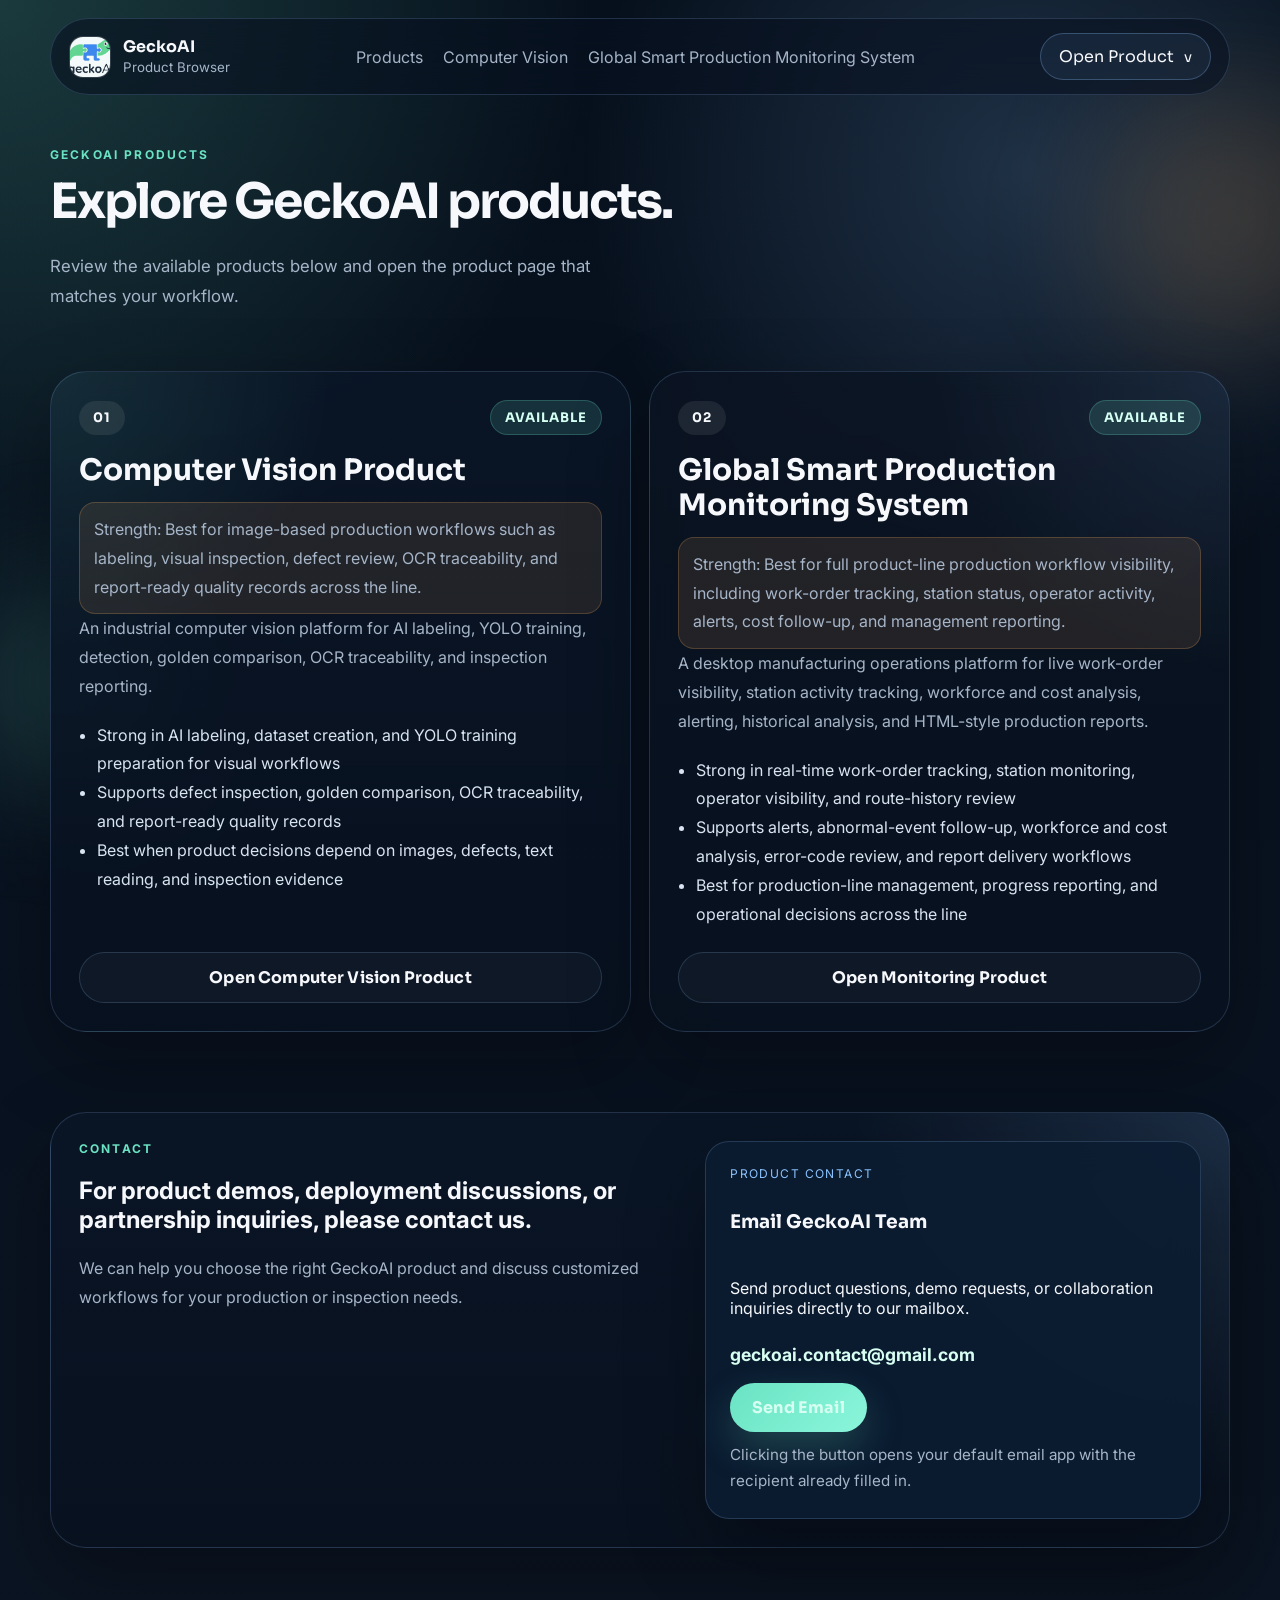
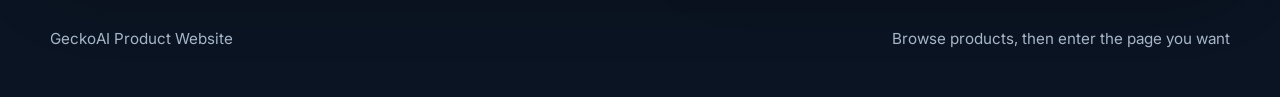
<file: index.html>
<!doctype html>
<html lang="en">
<head>
  <meta charset="utf-8" />
  <meta name="viewport" content="width=device-width, initial-scale=1" />
  <title>GeckoAI | Product Browser</title>
  <meta
    name="description"
    content="Browse GeckoAI products and choose the product page you want to explore."
  />
  <link rel="preconnect" href="https://fonts.googleapis.com" />
  <link rel="preconnect" href="https://fonts.gstatic.com" crossorigin />
  <link
    href="https://fonts.googleapis.com/css2?family=Inter:wght@400;500;700;800&family=Sora:wght@400;600;700;800&display=swap"
    rel="stylesheet"
  />
  <link rel="stylesheet" href="styles.css" />
</head>
<body>
  <div class="site-shell">
    <header class="topbar">
      <a class="brand" href="index.html">
        <span class="brand-mark">
          <img src="assets/app-logo.png" alt="GeckoAI app logo" />
        </span>
        <span class="brand-text">
          <strong>GeckoAI</strong>
          <small>Product Browser</small>
        </span>
      </a>
      <nav class="nav">
        <a href="index.html">Products</a>
        <a href="computer-vision.html">Computer Vision</a>
        <a href="smart-production-monitoring.html">Global Smart Production Monitoring System</a>
      </nav>
      <div class="nav-dropdown" data-product-dropdown>
        <button class="nav-cta nav-dropdown-toggle" type="button" aria-expanded="false" data-product-dropdown-toggle>
          Open Product
        </button>
        <div class="nav-dropdown-menu" data-product-dropdown-menu>
          <a href="computer-vision.html">Open Computer Vision Product</a>
          <a href="smart-production-monitoring.html">Open Global Smart Production Monitoring System</a>
        </div>
      </div>
    </header>

    <main>
      <section class="hero reveal hero-browser" id="hero">
        <div class="hero-copy">
          <p class="eyebrow"><span class="nowrap">GeckoAI</span> Products</p>
          <h1 class="hero-title-browser">Explore <span class="nowrap">GeckoAI</span> products.</h1>
          <p class="hero-lead">
            Review the available products below and open the product page that matches your workflow.
          </p>
        </div>
      </section>

      <section class="section reveal" id="products">
        <div class="product-grid">
          <a class="product-card product-card-live product-card-link" href="computer-vision.html">
            <div class="product-card-head">
              <span class="product-number">01</span>
              <span class="product-status">Available</span>
            </div>
            <h3>Computer Vision Product</h3>
            <p class="product-strength">
              Strength: Best for image-based production workflows such as labeling, visual inspection,
              defect review, OCR traceability, and report-ready quality records across the line.
            </p>
            <p>
              An industrial computer vision platform for AI labeling, YOLO training, detection, golden
              comparison, OCR traceability, and inspection reporting.
            </p>
            <ul>
              <li>Strong in AI labeling, dataset creation, and YOLO training preparation for visual workflows</li>
              <li>Supports defect inspection, golden comparison, OCR traceability, and report-ready quality records</li>
              <li>Best when product decisions depend on images, defects, text reading, and inspection evidence</li>
            </ul>
            <div class="product-actions">
              <span class="button button-secondary product-select-button">Open Computer Vision Product</span>
            </div>
          </a>

          <a class="product-card product-card-upcoming product-card-link" href="smart-production-monitoring.html">
            <div class="product-card-head">
              <span class="product-number">02</span>
              <span class="product-status">Available</span>
            </div>
            <h3>Global Smart Production Monitoring System</h3>
            <p class="product-strength">
              Strength: Best for full product-line production workflow visibility, including work-order
              tracking, station status, operator activity, alerts, cost follow-up, and management reporting.
            </p>
            <p>
              A desktop manufacturing operations platform for live work-order visibility, station
              activity tracking, workforce and cost analysis, alerting, historical analysis, and HTML-style production reports.
            </p>
            <ul>
              <li>Strong in real-time work-order tracking, station monitoring, operator visibility, and route-history review</li>
              <li>Supports alerts, abnormal-event follow-up, workforce and cost analysis, error-code review, and report delivery workflows</li>
              <li>Best for production-line management, progress reporting, and operational decisions across the line</li>
            </ul>
            <div class="product-actions">
              <span class="button button-secondary product-select-button">Open Monitoring Product</span>
            </div>
          </a>
        </div>
      </section>

      <section class="section contact reveal" id="contact">
        <div class="contact-panel">
          <div>
            <p class="eyebrow">Contact</p>
            <h2>For product demos, deployment discussions, or partnership inquiries, please contact us.</h2>
            <p class="contact-note">
              We can help you choose the right GeckoAI product and discuss customized workflows for your production or inspection needs.
            </p>
          </div>
          <div class="contact-card">
            <span class="contact-label">Product Contact</span>
            <h3>Email GeckoAI Team</h3>
            <p>Send product questions, demo requests, or collaboration inquiries directly to our mailbox.</p>
            <a class="contact-email" href="mailto:geckoai.contact@gmail.com?subject=GeckoAI%20Product%20Inquiry">
              geckoai.contact@gmail.com
            </a>
            <a class="button button-primary contact-button" href="mailto:geckoai.contact@gmail.com?subject=GeckoAI%20Product%20Inquiry&body=Hello%20GeckoAI%20team%2C%0A%0AI%20would%20like%20to%20learn%20more%20about%20your%20products.%0A">
              Send Email
            </a>
            <p class="contact-help">Clicking the button opens your default email app with the recipient already filled in.</p>
          </div>
        </div>
      </section>
    </main>

    <footer class="footer">
      <p>GeckoAI Product Website</p>
      <p>Browse products, then enter the page you want</p>
    </footer>
  </div>

  <script src="app.js"></script>
</body>
</html>
</file>
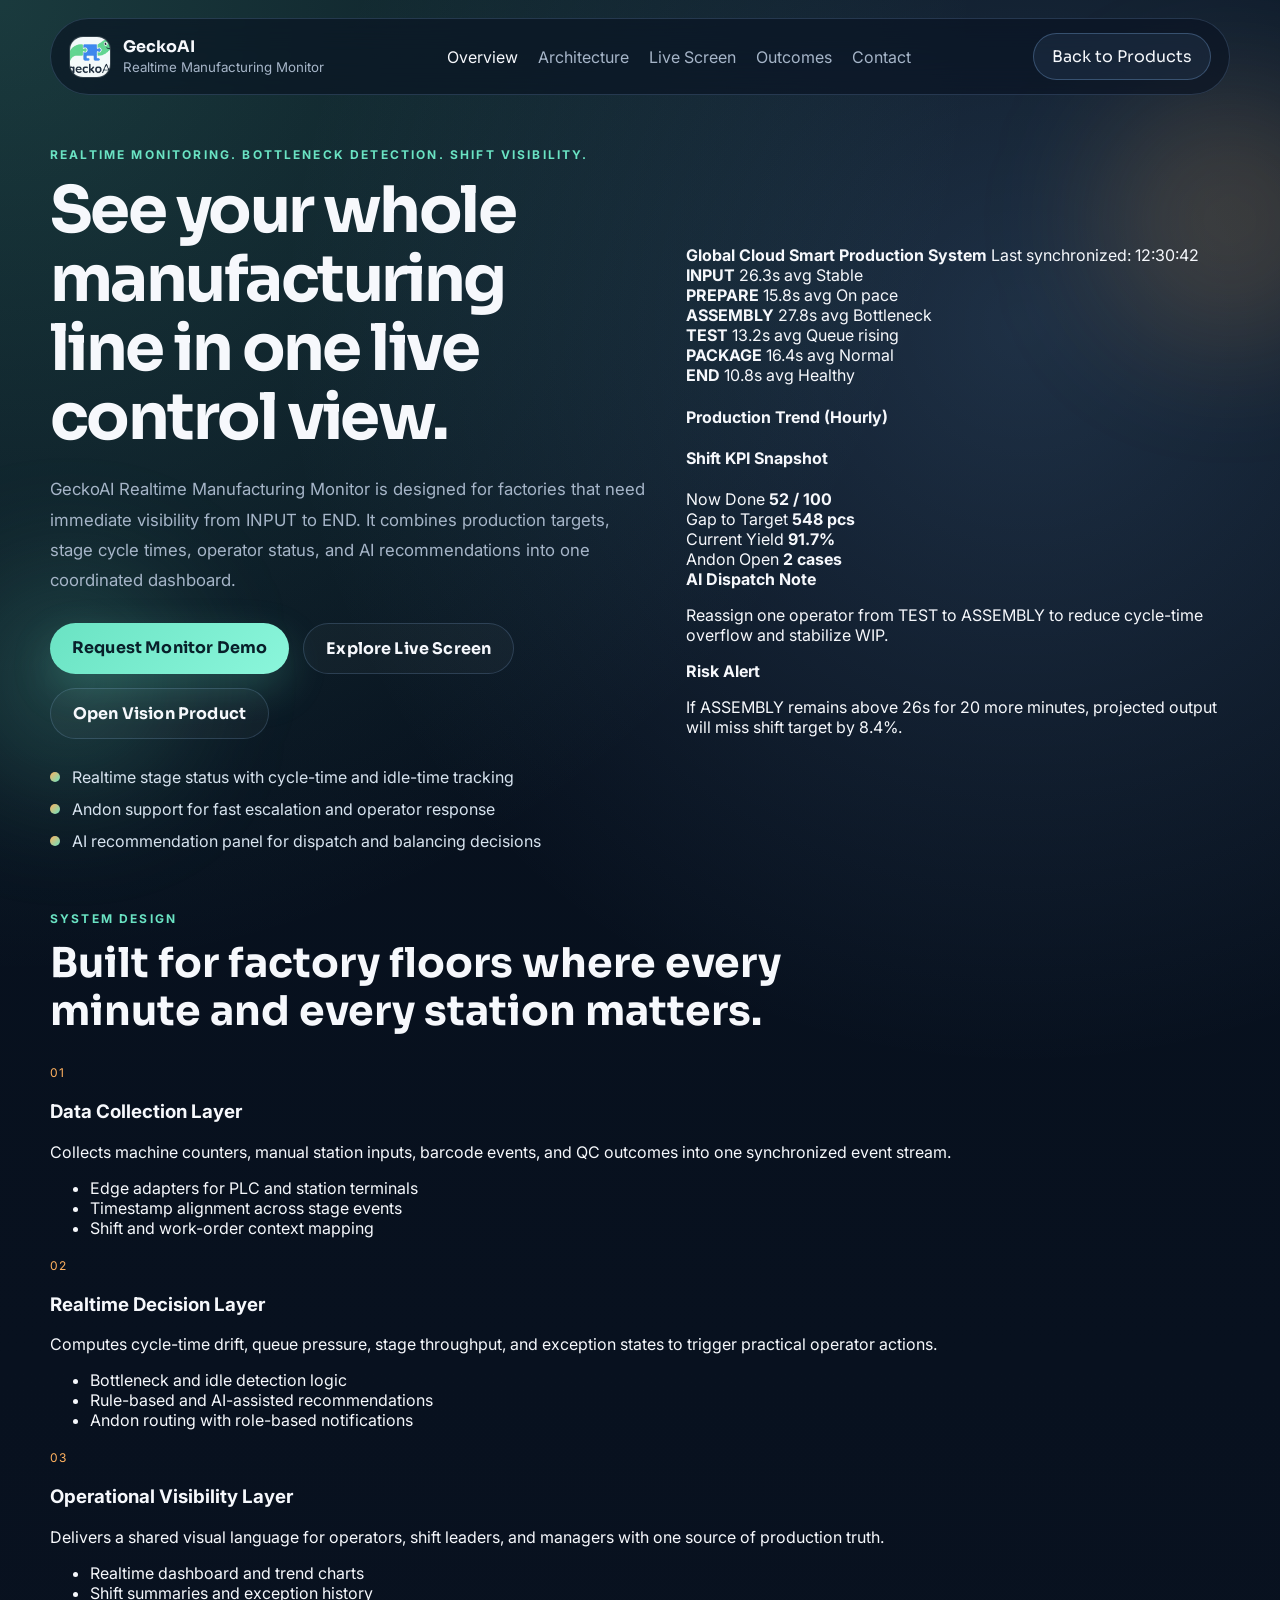
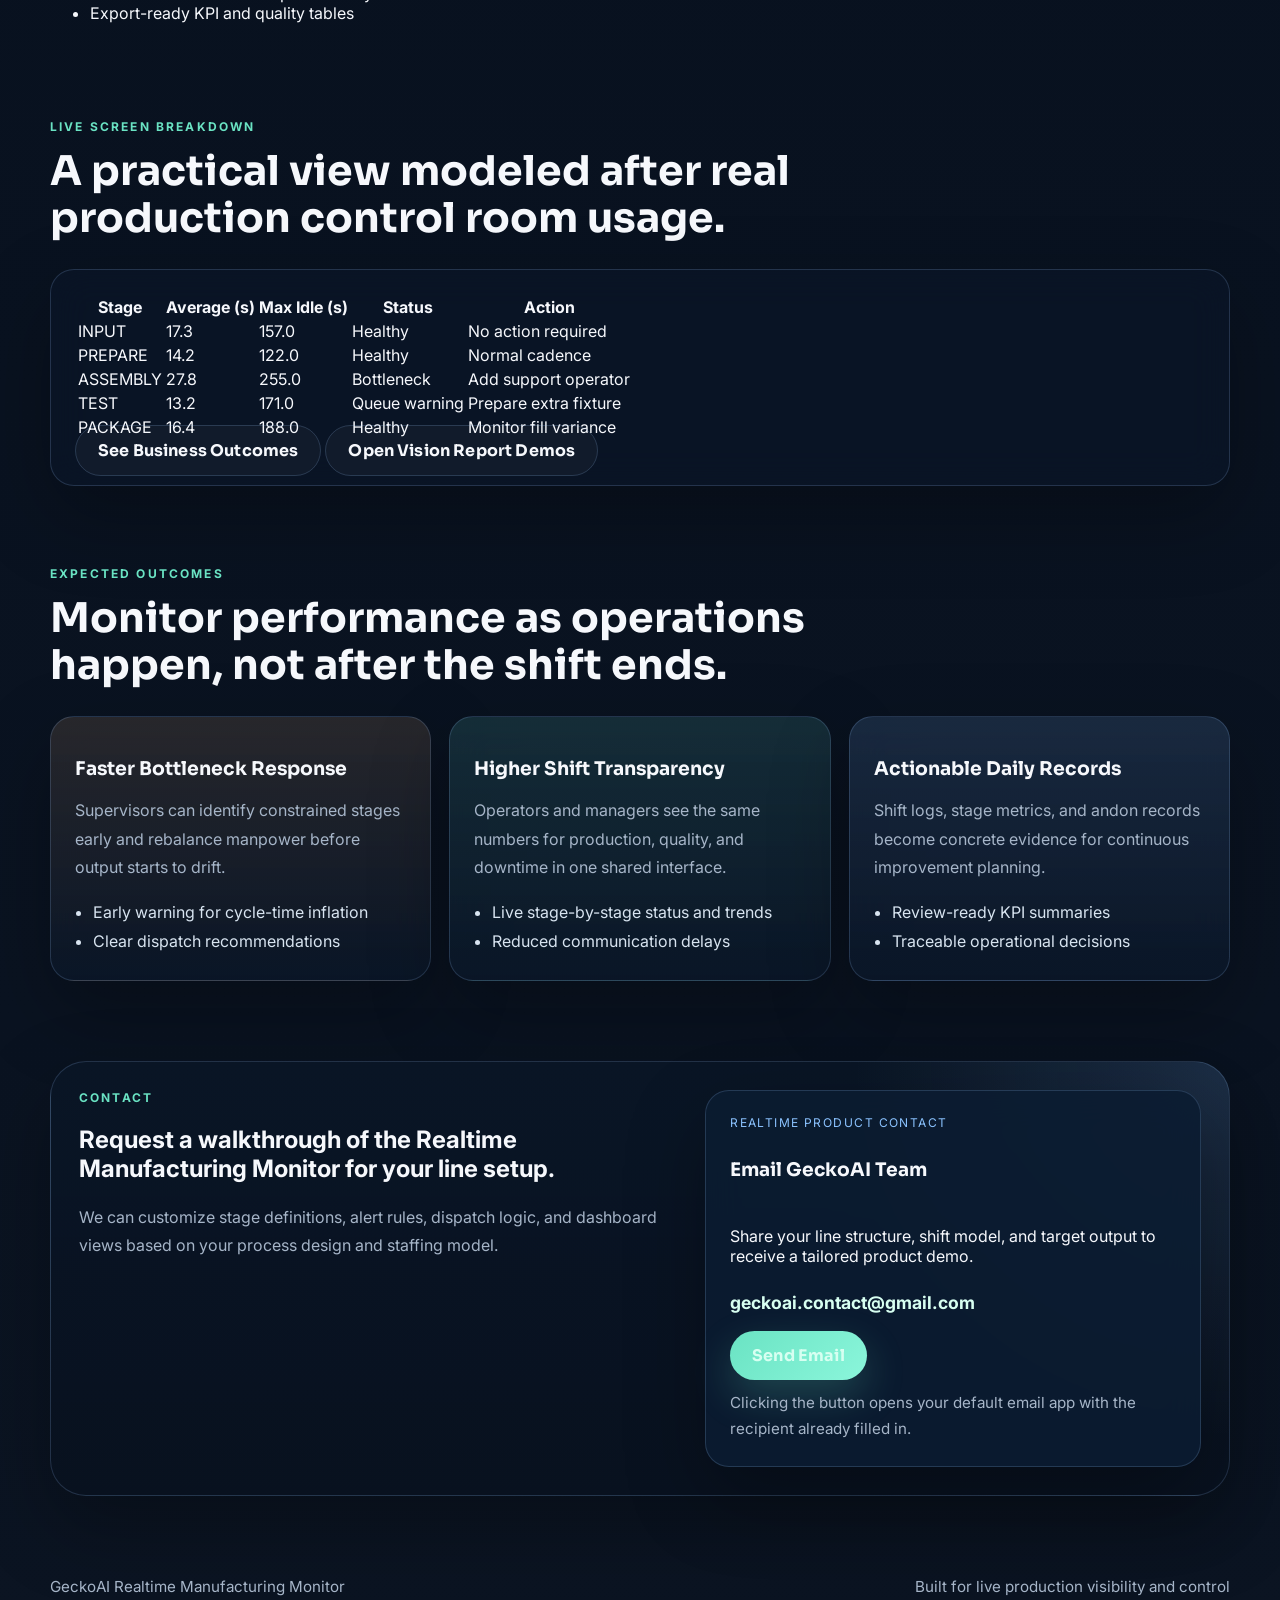
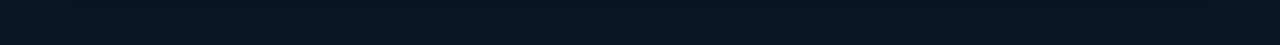
<file: monitor.html>
<!doctype html>
<html lang="en">
<head>
  <meta charset="utf-8" />
  <meta name="viewport" content="width=device-width, initial-scale=1" />
  <title>GeckoAI | Realtime Manufacturing Monitor</title>
  <meta
    name="description"
    content="GeckoAI Realtime Manufacturing Monitor provides stage-by-stage visibility, bottleneck alerts, throughput trends, and live andon coordination for production teams."
  />
  <link rel="preconnect" href="https://fonts.googleapis.com" />
  <link rel="preconnect" href="https://fonts.gstatic.com" crossorigin />
  <link
    href="https://fonts.googleapis.com/css2?family=Inter:wght@400;500;700;800&family=Sora:wght@400;600;700;800&display=swap"
    rel="stylesheet"
  />
  <link rel="stylesheet" href="styles.css" />
</head>
<body class="monitor-body">
  <div class="site-shell monitor-shell">
    <header class="topbar">
      <a class="brand" href="#overview">
        <span class="brand-mark">
          <img src="assets/app-logo.png" alt="GeckoAI app logo" />
        </span>
        <span class="brand-text">
          <strong>GeckoAI</strong>
          <small>Realtime Manufacturing Monitor</small>
        </span>
      </a>
      <nav class="nav">
        <a href="#overview">Overview</a>
        <a href="#architecture">Architecture</a>
        <a href="#live">Live Screen</a>
        <a href="#outcomes">Outcomes</a>
        <a href="#contact">Contact</a>
      </nav>
      <a class="nav-cta" href="index.html#products">
        Back to Products
      </a>
    </header>

    <main>
      <section class="hero reveal" id="overview">
        <div class="hero-copy">
          <p class="eyebrow">Realtime Monitoring. Bottleneck Detection. Shift Visibility.</p>
          <h1>See your whole manufacturing line in one live control view.</h1>
          <p class="hero-lead">
            GeckoAI Realtime Manufacturing Monitor is designed for factories that need immediate visibility from INPUT to END.
            It combines production targets, stage cycle times, operator status, and AI recommendations into one coordinated dashboard.
          </p>
          <div class="hero-actions">
            <a class="button button-primary" href="#contact">Request Monitor Demo</a>
            <a class="button button-secondary" href="#live">Explore Live Screen</a>
            <a class="button button-secondary" href="index.html">Open Vision Product</a>
          </div>
          <ul class="hero-points">
            <li>Realtime stage status with cycle-time and idle-time tracking</li>
            <li>Andon support for fast escalation and operator response</li>
            <li>AI recommendation panel for dispatch and balancing decisions</li>
          </ul>
        </div>

        <div class="hero-stage">
          <article class="monitor-panel">
            <div class="monitor-panel-top">
              <strong>Global Cloud Smart Production System</strong>
              <span>Last synchronized: 12:30:42</span>
            </div>
            <div class="line-strip">
              <div class="line-stage">
                <strong>INPUT</strong>
                <span>26.3s avg</span>
                <span class="stage-pill normal">Stable</span>
              </div>
              <div class="line-stage">
                <strong>PREPARE</strong>
                <span>15.8s avg</span>
                <span class="stage-pill normal">On pace</span>
              </div>
              <div class="line-stage">
                <strong>ASSEMBLY</strong>
                <span>27.8s avg</span>
                <span class="stage-pill alert">Bottleneck</span>
              </div>
              <div class="line-stage">
                <strong>TEST</strong>
                <span>13.2s avg</span>
                <span class="stage-pill warn">Queue rising</span>
              </div>
              <div class="line-stage">
                <strong>PACKAGE</strong>
                <span>16.4s avg</span>
                <span class="stage-pill normal">Normal</span>
              </div>
              <div class="line-stage">
                <strong>END</strong>
                <span>10.8s avg</span>
                <span class="stage-pill normal">Healthy</span>
              </div>
            </div>
            <div class="monitor-grid">
              <div class="monitor-card">
                <h4>Production Trend (Hourly)</h4>
                <div class="production-bars">
                  <span style="--h: 18%"></span>
                  <span style="--h: 26%"></span>
                  <span style="--h: 22%"></span>
                  <span style="--h: 35%"></span>
                  <span style="--h: 42%"></span>
                  <span style="--h: 48%"></span>
                  <span style="--h: 52%"></span>
                  <span style="--h: 55%"></span>
                  <span style="--h: 58%"></span>
                  <span style="--h: 64%"></span>
                  <span style="--h: 68%"></span>
                  <span style="--h: 72%"></span>
                  <span style="--h: 78%"></span>
                  <span style="--h: 82%"></span>
                  <span style="--h: 85%"></span>
                  <span style="--h: 89%"></span>
                  <span style="--h: 84%"></span>
                  <span style="--h: 80%"></span>
                  <span style="--h: 76%"></span>
                  <span style="--h: 71%"></span>
                  <span style="--h: 74%"></span>
                  <span style="--h: 78%"></span>
                  <span style="--h: 83%"></span>
                  <span style="--h: 88%"></span>
                </div>
              </div>
              <div class="monitor-card">
                <h4>Shift KPI Snapshot</h4>
                <div class="monitor-kpis">
                  <div class="kpi">
                    <span>Now Done</span>
                    <strong>52 / 100</strong>
                  </div>
                  <div class="kpi">
                    <span>Gap to Target</span>
                    <strong>548 pcs</strong>
                  </div>
                  <div class="kpi">
                    <span>Current Yield</span>
                    <strong>91.7%</strong>
                  </div>
                  <div class="kpi">
                    <span>Andon Open</span>
                    <strong>2 cases</strong>
                  </div>
                </div>
                <div class="monitor-insights">
                  <div class="insight-item">
                    <strong>AI Dispatch Note</strong>
                    <p>Reassign one operator from TEST to ASSEMBLY to reduce cycle-time overflow and stabilize WIP.</p>
                  </div>
                  <div class="insight-item">
                    <strong>Risk Alert</strong>
                    <p>If ASSEMBLY remains above 26s for 20 more minutes, projected output will miss shift target by 8.4%.</p>
                  </div>
                </div>
              </div>
            </div>
          </article>
        </div>
      </section>

      <section class="section reveal" id="architecture">
        <div class="section-heading">
          <p class="eyebrow">System Design</p>
          <h2>Built for factory floors where every minute and every station matters.</h2>
        </div>
        <div class="architecture-grid">
          <article class="architecture-card">
            <span class="card-index">01</span>
            <h3>Data Collection Layer</h3>
            <p>Collects machine counters, manual station inputs, barcode events, and QC outcomes into one synchronized event stream.</p>
            <ul>
              <li>Edge adapters for PLC and station terminals</li>
              <li>Timestamp alignment across stage events</li>
              <li>Shift and work-order context mapping</li>
            </ul>
          </article>
          <article class="architecture-card">
            <span class="card-index">02</span>
            <h3>Realtime Decision Layer</h3>
            <p>Computes cycle-time drift, queue pressure, stage throughput, and exception states to trigger practical operator actions.</p>
            <ul>
              <li>Bottleneck and idle detection logic</li>
              <li>Rule-based and AI-assisted recommendations</li>
              <li>Andon routing with role-based notifications</li>
            </ul>
          </article>
          <article class="architecture-card">
            <span class="card-index">03</span>
            <h3>Operational Visibility Layer</h3>
            <p>Delivers a shared visual language for operators, shift leaders, and managers with one source of production truth.</p>
            <ul>
              <li>Realtime dashboard and trend charts</li>
              <li>Shift summaries and exception history</li>
              <li>Export-ready KPI and quality tables</li>
            </ul>
          </article>
        </div>
      </section>

      <section class="section reveal" id="live">
        <div class="section-heading">
          <p class="eyebrow">Live Screen Breakdown</p>
          <h2>A practical view modeled after real production control room usage.</h2>
        </div>
        <article class="feature-card">
          <table class="stage-table">
            <thead>
              <tr>
                <th>Stage</th>
                <th>Average (s)</th>
                <th>Max Idle (s)</th>
                <th>Status</th>
                <th>Action</th>
              </tr>
            </thead>
            <tbody>
              <tr>
                <td>INPUT</td>
                <td>17.3</td>
                <td>157.0</td>
                <td>Healthy</td>
                <td>No action required</td>
              </tr>
              <tr>
                <td>PREPARE</td>
                <td>14.2</td>
                <td>122.0</td>
                <td>Healthy</td>
                <td>Normal cadence</td>
              </tr>
              <tr>
                <td>ASSEMBLY</td>
                <td>27.8</td>
                <td>255.0</td>
                <td>Bottleneck</td>
                <td>Add support operator</td>
              </tr>
              <tr>
                <td>TEST</td>
                <td>13.2</td>
                <td>171.0</td>
                <td>Queue warning</td>
                <td>Prepare extra fixture</td>
              </tr>
              <tr>
                <td>PACKAGE</td>
                <td>16.4</td>
                <td>188.0</td>
                <td>Healthy</td>
                <td>Monitor fill variance</td>
              </tr>
            </tbody>
          </table>
          <div class="monitor-link-row">
            <a class="button button-secondary" href="#outcomes">See Business Outcomes</a>
            <a class="button button-secondary" href="index.html#report-demos">Open Vision Report Demos</a>
          </div>
        </article>
      </section>

      <section class="section reveal" id="outcomes">
        <div class="section-heading">
          <p class="eyebrow">Expected Outcomes</p>
          <h2>Monitor performance as operations happen, not after the shift ends.</h2>
        </div>
        <div class="scenario-grid">
          <article class="scenario-card warm">
            <h3>Faster Bottleneck Response</h3>
            <p>Supervisors can identify constrained stages early and rebalance manpower before output starts to drift.</p>
            <ul>
              <li>Early warning for cycle-time inflation</li>
              <li>Clear dispatch recommendations</li>
            </ul>
          </article>
          <article class="scenario-card earth">
            <h3>Higher Shift Transparency</h3>
            <p>Operators and managers see the same numbers for production, quality, and downtime in one shared interface.</p>
            <ul>
              <li>Live stage-by-stage status and trends</li>
              <li>Reduced communication delays</li>
            </ul>
          </article>
          <article class="scenario-card tech">
            <h3>Actionable Daily Records</h3>
            <p>Shift logs, stage metrics, and andon records become concrete evidence for continuous improvement planning.</p>
            <ul>
              <li>Review-ready KPI summaries</li>
              <li>Traceable operational decisions</li>
            </ul>
          </article>
        </div>
      </section>

      <section class="section contact reveal" id="contact">
        <div class="contact-panel">
          <div>
            <p class="eyebrow">Contact</p>
            <h2>Request a walkthrough of the Realtime Manufacturing Monitor for your line setup.</h2>
            <p class="contact-note">
              We can customize stage definitions, alert rules, dispatch logic, and dashboard views based on your process design and staffing model.
            </p>
          </div>
          <div class="contact-card">
            <span class="contact-label">Realtime Product Contact</span>
            <h3>Email GeckoAI Team</h3>
            <p>Share your line structure, shift model, and target output to receive a tailored product demo.</p>
            <a class="contact-email" href="mailto:geckoai.contact@gmail.com?subject=Realtime%20Manufacturing%20Monitor%20Inquiry">
              geckoai.contact@gmail.com
            </a>
            <a class="button button-primary contact-button" href="mailto:geckoai.contact@gmail.com?subject=Realtime%20Manufacturing%20Monitor%20Inquiry&body=Hello%20GeckoAI%20team%2C%0A%0AI%20would%20like%20a%20demo%20for%20the%20Realtime%20Manufacturing%20Monitor.%0A">
              Send Email
            </a>
            <p class="contact-help">Clicking the button opens your default email app with the recipient already filled in.</p>
          </div>
        </div>
      </section>
    </main>

    <footer class="footer">
      <p>GeckoAI Realtime Manufacturing Monitor</p>
      <p>Built for live production visibility and control</p>
    </footer>
  </div>

  <script src="app.js"></script>
</body>
</html>
</file>
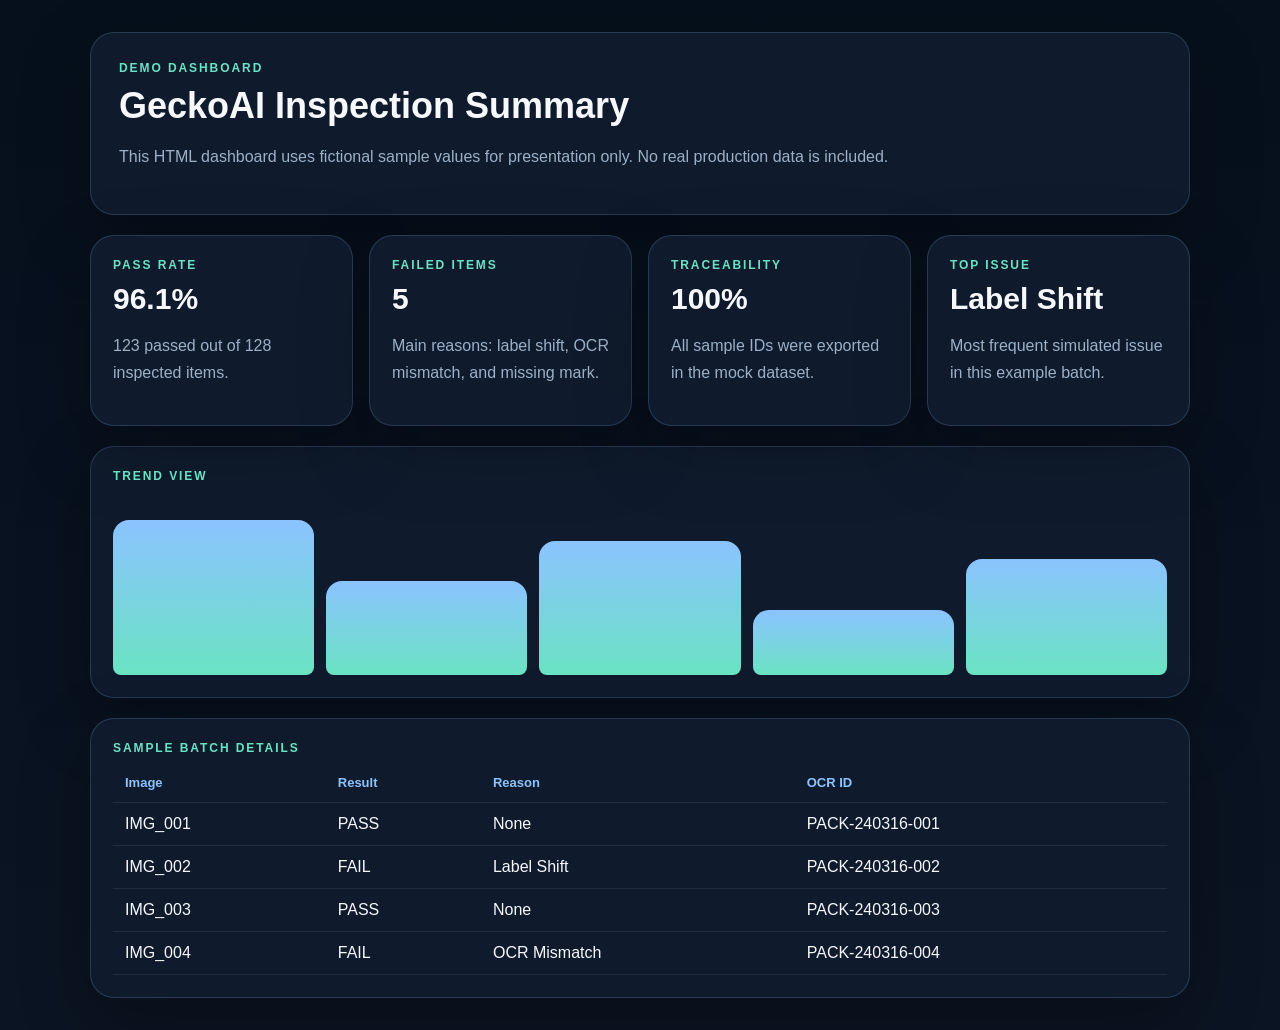
<file: demo-reports/dashboard-demo.html>
<!doctype html>
<html lang="en">
<head>
  <meta charset="utf-8" />
  <meta name="viewport" content="width=device-width, initial-scale=1" />
  <title>GeckoAI Demo Dashboard</title>
  <style>
    :root {
      --bg: #08111f;
      --panel: #0f1b2d;
      --line: rgba(157, 201, 255, 0.18);
      --text: #f6f8fc;
      --muted: #9db0c7;
      --accent: #6ae3c3;
      --accent-2: #8bc3ff;
    }
    * { box-sizing: border-box; }
    body {
      margin: 0;
      font-family: Arial, sans-serif;
      color: var(--text);
      background: linear-gradient(180deg, #06101c, #08111f 40%, #0b1422);
    }
    .page {
      width: min(calc(100% - 32px), 1100px);
      margin: 32px auto;
    }
    .hero, .card {
      border: 1px solid var(--line);
      border-radius: 24px;
      background: var(--panel);
      box-shadow: 0 24px 70px rgba(0, 0, 0, 0.28);
    }
    .hero {
      padding: 28px;
      margin-bottom: 20px;
    }
    .eyebrow {
      color: var(--accent);
      text-transform: uppercase;
      letter-spacing: 0.16em;
      font-size: 12px;
      font-weight: 700;
    }
    h1 {
      margin: 10px 0 8px;
      font-size: 36px;
    }
    p { color: var(--muted); line-height: 1.7; }
    .grid {
      display: grid;
      grid-template-columns: repeat(4, 1fr);
      gap: 16px;
    }
    .card { padding: 22px; }
    .metric {
      font-size: 30px;
      font-weight: 700;
      margin: 10px 0 6px;
    }
    .bars {
      display: flex;
      gap: 12px;
      align-items: end;
      height: 180px;
      margin-top: 12px;
    }
    .bars span {
      flex: 1 1 0;
      border-radius: 16px 16px 8px 8px;
      background: linear-gradient(180deg, var(--accent-2), var(--accent));
    }
    table {
      width: 100%;
      border-collapse: collapse;
      margin-top: 8px;
      color: var(--text);
    }
    th, td {
      text-align: left;
      padding: 12px;
      border-bottom: 1px solid rgba(255, 255, 255, 0.08);
    }
    th { color: var(--accent-2); font-size: 13px; }
    @media (max-width: 900px) {
      .grid { grid-template-columns: 1fr 1fr; }
    }
    @media (max-width: 640px) {
      .grid { grid-template-columns: 1fr; }
    }
  </style>
</head>
<body>
  <div class="page">
    <section class="hero">
      <div class="eyebrow">Demo Dashboard</div>
      <h1>GeckoAI Inspection Summary</h1>
      <p>This HTML dashboard uses fictional sample values for presentation only. No real production data is included.</p>
    </section>
    <section class="grid">
      <article class="card">
        <div class="eyebrow">Pass Rate</div>
        <div class="metric">96.1%</div>
        <p>123 passed out of 128 inspected items.</p>
      </article>
      <article class="card">
        <div class="eyebrow">Failed Items</div>
        <div class="metric">5</div>
        <p>Main reasons: label shift, OCR mismatch, and missing mark.</p>
      </article>
      <article class="card">
        <div class="eyebrow">Traceability</div>
        <div class="metric">100%</div>
        <p>All sample IDs were exported in the mock dataset.</p>
      </article>
      <article class="card">
        <div class="eyebrow">Top Issue</div>
        <div class="metric">Label Shift</div>
        <p>Most frequent simulated issue in this example batch.</p>
      </article>
    </section>
    <section class="card" style="margin-top:20px;">
      <div class="eyebrow">Trend View</div>
      <div class="bars">
        <span style="height: 86%;"></span>
        <span style="height: 52%;"></span>
        <span style="height: 74%;"></span>
        <span style="height: 36%;"></span>
        <span style="height: 64%;"></span>
      </div>
    </section>
    <section class="card" style="margin-top:20px;">
      <div class="eyebrow">Sample Batch Details</div>
      <table>
        <thead>
          <tr>
            <th>Image</th>
            <th>Result</th>
            <th>Reason</th>
            <th>OCR ID</th>
          </tr>
        </thead>
        <tbody>
          <tr><td>IMG_001</td><td>PASS</td><td>None</td><td>PACK-240316-001</td></tr>
          <tr><td>IMG_002</td><td>FAIL</td><td>Label Shift</td><td>PACK-240316-002</td></tr>
          <tr><td>IMG_003</td><td>PASS</td><td>None</td><td>PACK-240316-003</td></tr>
          <tr><td>IMG_004</td><td>FAIL</td><td>OCR Mismatch</td><td>PACK-240316-004</td></tr>
        </tbody>
      </table>
    </section>
  </div>
</body>
</html>
</file>
<file: styles.css>
:root {
  --bg: #08111f;
  --panel: rgba(10, 22, 39, 0.72);
  --panel-strong: rgba(12, 28, 49, 0.9);
  --line: rgba(157, 201, 255, 0.18);
  --text: #f6f8fc;
  --muted: #a6b5c8;
  --accent: #6ae3c3;
  --accent-2: #ffb15f;
  --accent-3: #8bc3ff;
  --shadow: 0 30px 80px rgba(0, 0, 0, 0.28);
  --radius-xl: 32px;
  --radius-lg: 24px;
  --radius-md: 18px;
  --content-width: 1180px;
}

* { box-sizing: border-box; }
html { scroll-behavior: smooth; }

body {
  margin: 0;
  color: var(--text);
  font-family: "Inter", sans-serif;
  background:
    radial-gradient(circle at top left, rgba(106, 227, 195, 0.2), transparent 28%),
    radial-gradient(circle at 80% 10%, rgba(139, 195, 255, 0.18), transparent 24%),
    linear-gradient(180deg, #06101c 0%, #08111f 42%, #0b1422 100%);
  min-height: 100vh;
}

a { color: inherit; text-decoration: none; }
.nowrap { white-space: nowrap; }
.site-shell { position: relative; overflow-x: hidden; overflow-y: visible; }
.site-shell::before,
.site-shell::after {
  content: "";
  position: fixed;
  pointer-events: none;
  z-index: 0;
  border-radius: 999px;
  filter: blur(60px);
}
.site-shell::before {
  width: 260px;
  height: 260px;
  top: 10%;
  right: -80px;
  background: rgba(255, 177, 95, 0.16);
}
.site-shell::after {
  width: 220px;
  height: 220px;
  bottom: 12%;
  left: -40px;
  background: rgba(106, 227, 195, 0.18);
}

.topbar, main, .footer { position: relative; }
.topbar { z-index: 4; }
main, .footer { z-index: 1; }

.topbar {
  width: min(calc(100% - 32px), var(--content-width));
  margin: 18px auto 0;
  padding: 14px 18px;
  display: flex;
  align-items: center;
  justify-content: space-between;
  gap: 16px;
  border: 1px solid var(--line);
  border-radius: 999px;
  background: rgba(8, 17, 31, 0.58);
  backdrop-filter: blur(18px);
}

.brand { display: flex; align-items: center; gap: 12px; }
.brand-mark {
  width: 42px;
  height: 42px;
  display: grid;
  place-items: center;
  border-radius: 14px;
  background: rgba(255, 255, 255, 0.08);
  border: 1px solid rgba(255, 255, 255, 0.08);
  overflow: hidden;
}

.brand-mark img {
  width: 100%;
  height: 100%;
  object-fit: cover;
}

.brand-text { display: flex; flex-direction: column; line-height: 1.05; }
.brand-text strong,
.nav-cta,
.button,
.section-heading h2,
.feature-card h3,
.scenario-card h3,
.timeline-step h3,
.contact-card h3,
.hero h1 { font-family: "Sora", sans-serif; }
.brand-text small { color: var(--muted); margin-top: 4px; }
.nav { display: flex; gap: 20px; color: var(--muted); }
.nav a:hover, .nav a.active { color: var(--text); }
.nav-cta,
.button { transition: transform 180ms ease, box-shadow 180ms ease, border-color 180ms ease; }
.nav-cta {
  padding: 12px 18px;
  border-radius: 999px;
  border: 1px solid rgba(139, 195, 255, 0.28);
  background: rgba(139, 195, 255, 0.08);
  color: var(--text);
  font-size: 1rem;
}
.topbar-actions {
  display: flex;
  align-items: center;
  gap: 10px;
  margin-left: auto;
  justify-content: flex-end;
  flex: 0 0 auto;
}
.lang-switch {
  display: inline-flex;
  align-items: center;
  gap: 6px;
  padding: 6px;
  border-radius: 999px;
  border: 1px solid var(--line);
  background: rgba(255, 255, 255, 0.03);
}
.lang-switch a {
  padding: 8px 12px;
  border-radius: 999px;
  color: var(--muted);
  font-size: 0.92rem;
  line-height: 1;
}
.lang-switch a:hover,
.lang-switch a.is-active {
  color: var(--text);
  background: rgba(139, 195, 255, 0.14);
}
.nav-dropdown {
  position: relative;
  z-index: 6;
}
.nav-dropdown-toggle {
  display: inline-flex;
  align-items: center;
  justify-content: center;
  cursor: pointer;
  user-select: none;
}
.nav-dropdown-toggle::after {
  content: "v";
  margin-left: 10px;
  font-size: 0.9rem;
}
.nav-dropdown.is-open .nav-dropdown-toggle::after {
  content: "^";
}
.nav-dropdown-menu {
  position: absolute;
  top: calc(100% + 10px);
  right: 0;
  min-width: 280px;
  display: grid;
  gap: 6px;
  padding: 10px;
  border-radius: 20px;
  border: 1px solid var(--line);
  background: rgba(8, 17, 31, 0.96);
  backdrop-filter: blur(18px);
  box-shadow: var(--shadow);
  z-index: 5;
  pointer-events: auto;
}
.nav-dropdown:not(.is-open) .nav-dropdown-menu {
  display: none;
}
.nav-dropdown-menu a {
  display: flex;
  align-items: center;
  padding: 12px 14px;
  border-radius: 14px;
  color: #e7f1fb;
}
.nav-dropdown-menu a:hover {
  background: rgba(139, 195, 255, 0.12);
}
main {
  width: min(calc(100% - 32px), var(--content-width));
  margin: 0 auto;
}

.hero {
  display: grid;
  grid-template-columns: minmax(0, 1.05fr) minmax(320px, 0.95fr);
  gap: 34px;
  align-items: center;
  padding: 52px 0 20px;
}

.hero-browser {
  min-height: auto;
  align-items: start;
}

.eyebrow {
  margin: 0 0 14px;
  color: var(--accent);
  text-transform: uppercase;
  letter-spacing: 0.18em;
  font-size: 12px;
  font-weight: 700;
}

.hero h1 {
  margin: 0;
  font-size: clamp(2.5rem, 5vw, 4.4rem);
  line-height: 1.08;
  letter-spacing: -0.04em;
  text-wrap: balance;
}

.hero h1.hero-title-compact {
  font-size: clamp(1.8rem, 3.2vw, 2.6rem);
  line-height: 1.18;
}

.hero h1.hero-title-browser {
  font-size: clamp(2.2rem, 3.8vw, 3.5rem);
  white-space: nowrap;
}

.hero-lead,
.contact-note,
.timeline-step p,
.feature-card p,
.scenario-card p,
.outputs-copy p,
.stats p {
  color: var(--muted);
  line-height: 1.8;
}

.hero-lead {
  max-width: 62ch;
  margin: 22px 0 0;
  font-size: 1.05rem;
}

.hero-actions {
  display: flex;
  flex-wrap: wrap;
  gap: 14px;
  margin: 28px 0;
}

.button {
  padding: 14px 22px;
  border-radius: 999px;
  font-weight: 700;
  letter-spacing: 0.01em;
}
.button:hover,
.nav-cta:hover { transform: translateY(-2px); }

.button-primary {
  background: linear-gradient(135deg, var(--accent), #8bf6db);
  color: #08202a;
  box-shadow: 0 16px 40px rgba(106, 227, 195, 0.22);
}
.button-secondary {
  border: 1px solid var(--line);
  background: rgba(255, 255, 255, 0.03);
}

.hero-points {
  list-style: none;
  padding: 0;
  margin: 0;
  display: grid;
  gap: 12px;
}
.hero-points li {
  display: flex;
  align-items: center;
  gap: 12px;
  color: #d7e3ef;
}
.hero-points li::before {
  content: "";
  width: 10px;
  height: 10px;
  border-radius: 999px;
  background: linear-gradient(135deg, var(--accent-2), var(--accent));
  flex: 0 0 auto;
}

.hero-stage { display: grid; gap: 20px; }
.glass,
.feature-card,
.scenario-card,
.timeline-step,
.stats article,
.contact-card {
  border: 1px solid var(--line);
  background: var(--panel);
  backdrop-filter: blur(18px);
  box-shadow: var(--shadow);
}

.signal-card,
.preview-panel,
.terminal-card { border-radius: var(--radius-xl); }
.signal-card { padding: 22px; }

.signal-label,
.contact-label,
.card-index {
  display: inline-flex;
  align-items: center;
  gap: 8px;
  font-size: 12px;
  letter-spacing: 0.12em;
  text-transform: uppercase;
  color: var(--accent-3);
}

.signal-grid {
  margin-top: 18px;
  display: grid;
  grid-template-columns: 1fr 1fr;
  gap: 14px;
}
.signal-grid div {
  padding: 16px;
  border-radius: var(--radius-md);
  background: rgba(255, 255, 255, 0.03);
  border: 1px solid rgba(255, 255, 255, 0.05);
}
.signal-grid strong { font-size: 1.05rem; }
.signal-grid p {
  margin: 8px 0 0;
  color: var(--muted);
  line-height: 1.6;
  font-size: 0.95rem;
}

.preview-panel { overflow: hidden; }
.preview-header {
  display: flex;
  align-items: center;
  gap: 8px;
  padding: 16px 18px;
  border-bottom: 1px solid var(--line);
  background: rgba(255, 255, 255, 0.02);
}
.dot { width: 10px; height: 10px; border-radius: 999px; }
.red { background: #ff7b78; }
.amber { background: #ffc35a; }
.green { background: #72df9d; }
.preview-title { margin-left: 8px; color: var(--muted); font-size: 0.95rem; }
.preview-content { display: grid; grid-template-columns: 1.08fr 0.92fr; }

.output-brief-wrap {
  padding: 14px;
  background: rgba(8, 17, 31, 0.72);
}

.output-brief-table {
  width: 100%;
  border-collapse: collapse;
  border: 1px solid rgba(255, 255, 255, 0.08);
  border-radius: 18px;
  overflow: hidden;
}

.output-brief-table th,
.output-brief-table td {
  padding: 10px 12px;
  text-align: left;
  vertical-align: top;
  border-bottom: 1px solid rgba(255, 255, 255, 0.06);
}

.output-brief-table th {
  background: rgba(139, 195, 255, 0.12);
  color: #f4fbff;
  font-family: "Sora", sans-serif;
  font-size: 0.82rem;
}

.output-brief-table td {
  background: rgba(255, 255, 255, 0.03);
  color: #dbe6f2;
  line-height: 1.45;
  font-size: 0.88rem;
}

.output-brief-table tbody tr:last-child td {
  border-bottom: 0;
}

.output-brief-table td:first-child {
  width: 24%;
  min-width: 120px;
  color: #f0f8ff;
  font-weight: 700;
}

.manager-visuals {
  display: grid;
  gap: 18px;
}

.manager-strip {
  display: grid;
  grid-template-columns: repeat(4, minmax(0, 1fr));
  gap: 14px;
}

.manager-chip {
  padding: 18px;
  border-radius: 18px;
  border: 1px solid var(--line);
  background: linear-gradient(180deg, rgba(255, 255, 255, 0.04), rgba(10, 22, 39, 0.92));
  box-shadow: var(--shadow);
}

.manager-chip-label {
  display: block;
  margin-bottom: 8px;
  color: var(--muted);
  font-size: 0.78rem;
  text-transform: uppercase;
  letter-spacing: 0.12em;
}

.manager-chip strong {
  display: block;
  font-family: "Sora", sans-serif;
  font-size: 1.18rem;
  line-height: 1.2;
}

.manager-chip small {
  display: block;
  margin-top: 8px;
  color: var(--muted);
  line-height: 1.55;
}

.manager-report-grid {
  display: grid;
  grid-template-columns: minmax(0, 1.02fr) minmax(0, 0.98fr);
  gap: 18px;
}

.manager-report-card {
  padding: 22px;
  border-radius: 24px;
  border: 1px solid var(--line);
  background: linear-gradient(180deg, rgba(139, 195, 255, 0.08), rgba(10, 22, 39, 0.92)), var(--panel);
  box-shadow: var(--shadow);
}

.manager-report-card.warm {
  background: linear-gradient(180deg, rgba(255, 177, 95, 0.12), rgba(10, 22, 39, 0.92)), var(--panel);
}

.manager-report-head {
  display: flex;
  align-items: center;
  justify-content: space-between;
  gap: 16px;
  margin-bottom: 14px;
}

.manager-report-head h3 {
  margin: 0;
  font-family: "Sora", sans-serif;
  font-size: 1.1rem;
}

.manager-pill {
  display: inline-flex;
  align-items: center;
  gap: 8px;
  padding: 8px 12px;
  border-radius: 999px;
  border: 1px solid rgba(255, 255, 255, 0.12);
  background: rgba(255, 255, 255, 0.06);
  color: var(--text);
  font-size: 0.88rem;
  white-space: nowrap;
}

.manager-pill.red {
  background: rgba(255, 112, 112, 0.16);
  border-color: rgba(255, 112, 112, 0.28);
}

.manager-pill.amber {
  background: rgba(255, 177, 95, 0.16);
  border-color: rgba(255, 177, 95, 0.28);
}

.manager-report-table {
  width: 100%;
  border-collapse: collapse;
}

.manager-report-table th,
.manager-report-table td {
  padding: 12px 0;
  text-align: left;
  vertical-align: top;
  border-bottom: 1px solid rgba(255, 255, 255, 0.08);
}

.manager-report-table th {
  width: 38%;
  color: #eef6ff;
  font-weight: 700;
}

.manager-report-table td {
  color: var(--muted);
  line-height: 1.55;
}

.manager-report-table tr:last-child th,
.manager-report-table tr:last-child td {
  border-bottom: 0;
}

.manager-note {
  margin: 14px 0 0;
  color: var(--muted);
  line-height: 1.7;
}

.manager-actions {
  display: grid;
  grid-template-columns: repeat(3, minmax(0, 1fr));
  gap: 14px;
}

.manager-action {
  padding: 18px;
  border-radius: 18px;
  border: 1px solid var(--line);
  background: rgba(255, 255, 255, 0.04);
}

.manager-action span {
  display: inline-flex;
  width: 28px;
  height: 28px;
  align-items: center;
  justify-content: center;
  margin-bottom: 10px;
  border-radius: 999px;
  background: rgba(106, 227, 195, 0.16);
  color: var(--accent);
  font-weight: 700;
}

.manager-action strong {
  display: block;
  margin-bottom: 6px;
  font-family: "Sora", sans-serif;
}

.manager-action p {
  margin: 0;
  color: var(--muted);
  line-height: 1.6;
}

.preview-image {
  position: relative;
  min-height: 340px;
  background:
    linear-gradient(140deg, rgba(255, 255, 255, 0.05), transparent),
    radial-gradient(circle at 30% 40%, rgba(255, 177, 95, 0.18), transparent 28%),
    linear-gradient(180deg, #13253c, #0c1728);
  overflow: hidden;
}

.preview-image::before {
  content: "";
  position: absolute;
  inset: 12% 10%;
  border-radius: 24px;
  background:
    linear-gradient(180deg, rgba(255, 255, 255, 0.08), rgba(255, 255, 255, 0.02)),
    repeating-linear-gradient(90deg, rgba(255, 255, 255, 0.04) 0, rgba(255, 255, 255, 0.04) 1px, transparent 1px, transparent 44px);
  border: 1px solid rgba(255, 255, 255, 0.07);
}

.preview-image-monitor::before {
  inset: 10% 8%;
  background:
    linear-gradient(180deg, rgba(255, 255, 255, 0.08), rgba(255, 255, 255, 0.02)),
    linear-gradient(180deg, rgba(255, 212, 74, 0.08), rgba(106, 227, 195, 0.03));
}

.monitor-chip {
  position: absolute;
  z-index: 2;
  padding: 10px 14px;
  border-radius: 999px;
  background: rgba(7, 17, 31, 0.78);
  border: 1px solid rgba(255, 255, 255, 0.09);
  color: #eef5fd;
  font-family: "Sora", sans-serif;
  font-size: 0.8rem;
}

.monitor-chip.top {
  top: 18%;
  left: 16%;
}

.monitor-chip.left {
  top: 42%;
  left: 16%;
}

.monitor-chip.right {
  top: 58%;
  right: 15%;
}

.monitor-bars {
  position: absolute;
  left: 14%;
  right: 14%;
  bottom: 19%;
  height: 92px;
  display: grid;
  grid-template-columns: repeat(4, 1fr);
  gap: 12px;
  align-items: end;
  z-index: 2;
}

.monitor-bars span {
  display: block;
  height: var(--bar);
  border-radius: 14px 14px 6px 6px;
  background: linear-gradient(180deg, var(--accent-2), var(--accent));
  box-shadow: 0 10px 20px rgba(255, 177, 95, 0.18);
}

.scan-line {
  position: absolute;
  left: 10%;
  right: 10%;
  top: 16%;
  height: 2px;
  background: linear-gradient(90deg, transparent, var(--accent), transparent);
  box-shadow: 0 0 20px rgba(106, 227, 195, 0.45);
  animation: scan 4.8s linear infinite;
}

.bbox,
.status-chip {
  position: absolute;
  z-index: 2;
  font-family: "Sora", sans-serif;
}

.bbox {
  border-radius: 14px;
  padding: 10px 12px;
  border: 2px solid;
  font-size: 0.82rem;
  font-weight: 700;
  backdrop-filter: blur(8px);
}
.bbox.one { top: 27%; left: 18%; border-color: #6ae3c3; background: rgba(106, 227, 195, 0.12); }
.bbox.two { top: 48%; left: 26%; border-color: #ffb15f; background: rgba(255, 177, 95, 0.14); }
.bbox.three { top: 36%; right: 20%; border-color: #8bc3ff; background: rgba(139, 195, 255, 0.14); }

.status-chip {
  right: 18px;
  bottom: 18px;
  padding: 10px 14px;
  border-radius: 999px;
  font-size: 0.86rem;
}
.status-chip.pass {
  background: rgba(106, 227, 195, 0.16);
  border: 1px solid rgba(106, 227, 195, 0.28);
  color: #cffff2;
}

.preview-report {
  padding: 26px 22px;
  display: grid;
  align-content: center;
  gap: 14px;
  background: rgba(8, 17, 31, 0.72);
}
.report-row {
  display: flex;
  justify-content: space-between;
  gap: 12px;
  padding-bottom: 14px;
  border-bottom: 1px solid rgba(255, 255, 255, 0.06);
}
.report-row span { color: var(--muted); }

.report-bars {
  display: grid;
  grid-template-columns: repeat(4, 1fr);
  align-items: end;
  gap: 10px;
  min-height: 120px;
  margin-top: 8px;
}
.report-bars span {
  display: block;
  border-radius: 18px 18px 8px 8px;
  height: var(--bar);
  background: linear-gradient(180deg, var(--accent-3), rgba(106, 227, 195, 0.72));
}

.stats {
  display: grid;
  grid-template-columns: repeat(4, 1fr);
  gap: 16px;
  margin: 12px 0 24px;
}
.stats article {
  padding: 22px 20px;
  border-radius: var(--radius-lg);
}
.stats strong {
  display: block;
  margin-bottom: 10px;
  font-family: "Sora", sans-serif;
  font-size: 1.05rem;
}

.section { padding: 40px 0; }
.section-heading { max-width: 760px; margin-bottom: 26px; }
.section-heading h2 {
  margin: 0;
  font-size: clamp(1.8rem, 3.2vw, 2.7rem);
  line-height: 1.16;
  text-wrap: balance;
}
.section-note {
  margin: 14px 0 0;
  max-width: 72ch;
  color: var(--muted);
  line-height: 1.8;
}

.card-grid,
.scenario-grid,
.product-grid { display: grid; gap: 18px; }
.card-grid { grid-template-columns: repeat(4, 1fr); }
.product-grid {
  grid-template-columns: repeat(2, minmax(0, 1fr));
  align-items: stretch;
}

.function-photo-grid,
.detail-grid,
.placeholder-stack,
.manual-actions {
  display: grid;
  gap: 18px;
}

.function-photo-grid {
  grid-template-columns: repeat(2, minmax(0, 1fr));
}

.detail-grid {
  grid-template-columns: repeat(2, minmax(0, 1fr));
}

.detail-grid-wide {
  grid-template-columns: repeat(4, minmax(0, 1fr));
}

.function-photo-card,
.detail-card {
  border-radius: var(--radius-lg);
  border: 1px solid var(--line);
  background: var(--panel);
  backdrop-filter: blur(18px);
  box-shadow: var(--shadow);
}

.function-photo-card {
  overflow: hidden;
}

.dashboard-shot-card {
  overflow: hidden;
  border-radius: var(--radius-xl);
  border: 1px solid var(--line);
  background: var(--panel);
  backdrop-filter: blur(18px);
  box-shadow: var(--shadow);
  margin-bottom: 18px;
}

.dashboard-shot-stage {
  position: relative;
  display: block;
  width: 100%;
  background: #08111f;
}

.dashboard-shot-stage img {
  display: block;
  width: 100%;
  height: auto;
}

.dashboard-zoom-button {
  position: absolute;
  right: 16px;
  bottom: 14px;
  z-index: 3;
  padding: 8px 12px;
  border-radius: 999px;
  border: 1px solid rgba(255, 255, 255, 0.1);
  background: rgba(7, 17, 31, 0.82);
  color: #eff5fb;
  font-size: 0.82rem;
  cursor: zoom-in;
}

.dashboard-tag {
  position: absolute;
  z-index: 2;
  padding: 0;
  border: 0;
  background: transparent;
  color: #f4fbff;
  font-size: 0.78rem;
  line-height: 1.2;
  box-shadow: 0 10px 24px rgba(0, 0, 0, 0.22);
  cursor: default;
  text-align: left;
}

.dashboard-tag-label {
  display: inline-flex;
  padding: 8px 12px;
  border-radius: 999px;
  background: rgba(7, 17, 31, 0.84);
  border: 1px solid rgba(255, 255, 255, 0.11);
}

.dashboard-detail {
  position: absolute;
  left: 0;
  top: calc(100% + 10px);
  width: 220px;
  padding: 12px 14px;
  border-radius: 16px;
  background: rgba(7, 17, 31, 0.94);
  border: 1px solid rgba(139, 195, 255, 0.18);
  color: #dce7f2;
  line-height: 1.55;
  opacity: 0;
  transform: translateY(6px);
  pointer-events: none;
  transition: opacity 160ms ease, transform 160ms ease;
}

.dashboard-tag:hover .dashboard-detail,
.dashboard-tag:focus-visible .dashboard-detail {
  opacity: 1;
  transform: translateY(0);
}

.dashboard-tag.time .dashboard-detail,
.dashboard-tag.alert .dashboard-detail,
.dashboard-tag.test .dashboard-detail {
  left: auto;
  right: 0;
}

.dashboard-tag.header {
  top: 4.5%;
  left: 18%;
}

.dashboard-tag.production {
  top: 17%;
  left: 4%;
}

.dashboard-tag.operator {
  top: 17%;
  left: 36%;
}

.dashboard-tag.time {
  top: 17%;
  right: 18%;
}

.dashboard-tag.monitor {
  top: 47%;
  left: 3.5%;
}

.dashboard-tag.recommendation {
  top: 47%;
  left: 36%;
}

.dashboard-tag.alert {
  top: 47%;
  right: 20%;
}

.dashboard-tag.workorder {
  top: 80%;
  left: 3.5%;
}

.dashboard-tag.cost {
  top: 80%;
  left: 42%;
}

.dashboard-tag.test {
  top: 80%;
  right: 21%;
}

.function-photo-frame {
  min-height: 260px;
  display: grid;
  place-items: center;
  padding: 20px;
  text-align: center;
  background:
    linear-gradient(135deg, rgba(139, 195, 255, 0.08), rgba(255, 177, 95, 0.08)),
    repeating-linear-gradient(
      45deg,
      rgba(255, 255, 255, 0.04) 0,
      rgba(255, 255, 255, 0.04) 10px,
      transparent 10px,
      transparent 20px
    );
  border-bottom: 1px solid var(--line);
}

.function-photo-frame span {
  display: inline-flex;
  padding: 12px 16px;
  border-radius: 999px;
  background: rgba(8, 17, 31, 0.78);
  border: 1px solid rgba(255, 255, 255, 0.1);
  color: #eef5fd;
  font-family: "Sora", sans-serif;
  font-size: 0.9rem;
}

.function-photo-copy {
  padding: 20px 22px 24px;
}

.function-photo-copy strong,
.detail-card h3 {
  display: block;
  margin: 0 0 10px;
  font-family: "Sora", sans-serif;
  font-size: 1.05rem;
}

.function-photo-copy p,
.detail-card p {
  margin: 0;
  color: var(--muted);
  line-height: 1.8;
}

.detail-card {
  padding: 22px 24px;
}

.detail-card ul {
  margin: 0;
  padding-left: 18px;
  color: #d8e4f0;
  line-height: 1.8;
}

.placeholder-stack {
  grid-template-columns: 1fr;
}

.manual-panel {
  display: grid;
  grid-template-columns: minmax(0, 1.15fr) minmax(260px, 0.85fr);
  gap: 20px;
  padding: 28px;
  border-radius: calc(var(--radius-xl) + 4px);
  border: 1px solid var(--line);
  background:
    radial-gradient(circle at top right, rgba(255, 177, 95, 0.14), transparent 28%),
    linear-gradient(180deg, rgba(10, 22, 39, 0.82), rgba(8, 17, 31, 0.92));
  box-shadow: var(--shadow);
}

.manual-copy h3 {
  margin: 12px 0 12px;
  font-family: "Sora", sans-serif;
  font-size: clamp(1.25rem, 2.4vw, 1.65rem);
  line-height: 1.2;
  text-wrap: balance;
}

.manual-copy p {
  margin: 0;
  color: var(--muted);
  line-height: 1.8;
}

.manual-actions {
  grid-template-columns: 1fr;
  align-content: center;
}

.product-card {
  border-radius: calc(var(--radius-xl) + 4px);
  border: 1px solid var(--line);
  padding: 28px;
  box-shadow: var(--shadow);
  backdrop-filter: blur(18px);
  display: flex;
  flex-direction: column;
}

.product-card-link {
  display: flex;
  flex-direction: column;
  height: 100%;
  transition: transform 180ms ease, border-color 180ms ease, box-shadow 180ms ease;
}

.product-card-link:hover {
  transform: translateY(-4px);
  border-color: rgba(139, 195, 255, 0.32);
  box-shadow: 0 36px 90px rgba(0, 0, 0, 0.34);
}

.product-card h3 {
  margin: 18px 0 14px;
  font-family: "Sora", sans-serif;
  font-size: clamp(1.4rem, 2.5vw, 1.85rem);
  line-height: 1.18;
  text-wrap: balance;
}

.product-card p {
  margin: 0;
  color: var(--muted);
  line-height: 1.8;
}

.product-strength {
  margin: 0 0 16px;
  padding: 12px 14px;
  border-radius: 16px;
  background: rgba(255, 177, 95, 0.1);
  border: 1px solid rgba(255, 177, 95, 0.22);
  color: #ffe8c8;
  line-height: 1.6;
}

.product-card ul {
  margin: 20px 0 0;
  padding-left: 18px;
  color: #d8e4f0;
  line-height: 1.8;
}

.product-card-head,
.product-actions {
  display: flex;
  align-items: center;
  justify-content: space-between;
  gap: 12px;
}

.product-number,
.product-status {
  display: inline-flex;
  align-items: center;
  justify-content: center;
  min-height: 34px;
  padding: 8px 14px;
  border-radius: 999px;
  font-family: "Sora", sans-serif;
  font-size: 0.82rem;
  font-weight: 700;
  letter-spacing: 0.08em;
  text-transform: uppercase;
}

.product-number {
  background: rgba(255, 255, 255, 0.08);
  color: var(--text);
}

.product-status {
  background: rgba(106, 227, 195, 0.14);
  border: 1px solid rgba(106, 227, 195, 0.24);
  color: #d4fff2;
}

.product-status.muted {
  background: rgba(139, 195, 255, 0.1);
  border-color: rgba(139, 195, 255, 0.2);
  color: #d6e9ff;
}

.product-card-live {
  background:
    radial-gradient(circle at top left, rgba(106, 227, 195, 0.11), transparent 32%),
    linear-gradient(180deg, rgba(10, 22, 39, 0.82), rgba(8, 17, 31, 0.92));
}

.product-card-upcoming {
  background:
    radial-gradient(circle at top right, rgba(139, 195, 255, 0.11), transparent 34%),
    linear-gradient(180deg, rgba(11, 20, 34, 0.84), rgba(8, 17, 31, 0.94));
}

.product-select-button {
  min-width: 100%;
  text-align: center;
  justify-content: center;
}

.product-actions {
  justify-content: flex-start;
  margin-top: auto;
  padding-top: 24px;
}

.placeholder-panel {
  padding: 34px 30px;
  border-radius: calc(var(--radius-xl) + 4px);
  border: 1px dashed rgba(139, 195, 255, 0.28);
  background:
    radial-gradient(circle at top right, rgba(139, 195, 255, 0.14), transparent 34%),
    linear-gradient(180deg, rgba(10, 22, 39, 0.82), rgba(8, 17, 31, 0.92));
  box-shadow: var(--shadow);
}

.placeholder-panel h3 {
  margin: 0 0 14px;
  font-family: "Sora", sans-serif;
  font-size: clamp(1.4rem, 3vw, 1.9rem);
}

.placeholder-panel p {
  margin: 0;
  max-width: 70ch;
  color: var(--muted);
  line-height: 1.8;
}
.feature-card,
.scenario-card,
.timeline-step,
.shot-card { border-radius: var(--radius-lg); }
.feature-card { padding: 24px; }

.feature-card h3,
.scenario-card h3,
.timeline-step h3 {
  margin: 16px 0 12px;
  font-size: 1.18rem;
  line-height: 1.22;
  text-wrap: balance;
}

.card-index { color: var(--accent-2); }
.workflow .timeline { display: grid; grid-template-columns: repeat(4, 1fr); gap: 18px; }
.timeline-step { padding: 24px; position: relative; }
.timeline-step span { color: var(--accent); font-family: "Sora", sans-serif; font-weight: 700; }

.scenario-grid { grid-template-columns: repeat(3, 1fr); }
.scenario-card { padding: 24px; }
.shot-card {
  overflow: hidden;
  border: 1px solid var(--line);
  background: var(--panel);
  box-shadow: var(--shadow);
  display: none;
}
.shot-card.is-active {
  display: block;
}
.shot-image-button {
  position: relative;
  display: block;
  width: 100%;
  padding: 0;
  border: 0;
  background: #08111f;
  cursor: zoom-in;
  text-align: left;
}
.shot-card img {
  display: block;
  width: 100%;
  aspect-ratio: 16 / 9;
  object-fit: contain;
  background: #08111f;
}
.shot-zoom {
  position: absolute;
  right: 16px;
  bottom: 14px;
  padding: 8px 12px;
  border-radius: 999px;
  background: rgba(7, 17, 31, 0.82);
  border: 1px solid rgba(255, 255, 255, 0.1);
  font-size: 0.82rem;
  color: #eff5fb;
}
.shot-tag {
  position: absolute;
  padding: 8px 12px;
  border-radius: 999px;
  background: rgba(106, 227, 195, 0.18);
  border: 1px solid rgba(106, 227, 195, 0.4);
  backdrop-filter: blur(10px);
  color: #f4fbff;
  font-size: 0.8rem;
  line-height: 1.2;
  box-shadow: 0 10px 24px rgba(0, 0, 0, 0.22);
}
.shot-tag.top-left { top: 18px; left: 18px; }
.shot-tag.top-right { top: 18px; right: 18px; }
.shot-tag.mid-right { top: 40%; right: 18px; }
.shot-tag.bottom-right { right: 18px; bottom: 64px; }
.shot-tag.mid-left { top: 34%; left: 18px; }
.shot-tag.bottom-center { left: 50%; bottom: 64px; transform: translateX(-50%); }
.carousel {
  display: grid;
  grid-template-columns: auto minmax(0, 1fr) auto;
  gap: 16px;
  align-items: center;
}
.carousel-viewport {
  min-width: 0;
}
.carousel-arrow {
  width: 52px;
  height: 52px;
  border: 1px solid var(--line);
  border-radius: 999px;
  background: rgba(255, 255, 255, 0.04);
  color: var(--text);
  font-size: 2rem;
  line-height: 1;
  cursor: pointer;
}
.carousel-arrow:hover,
.carousel-dots button:hover {
  background: rgba(139, 195, 255, 0.16);
}
.carousel-dots {
  display: flex;
  justify-content: center;
  gap: 10px;
  margin-top: 18px;
}
.carousel-dots button {
  width: 12px;
  height: 12px;
  border: 0;
  border-radius: 999px;
  background: rgba(255, 255, 255, 0.22);
  cursor: pointer;
}
.carousel-dots button.is-active {
  width: 34px;
  background: linear-gradient(135deg, var(--accent), var(--accent-3));
}
.shot-copy {
  padding: 18px 18px 20px;
}
.shot-copy strong {
  display: block;
  margin-bottom: 8px;
  font-family: "Sora", sans-serif;
  font-size: 1.02rem;
}
.shot-copy p {
  margin: 0;
  color: var(--muted);
  line-height: 1.75;
}
.scenario-card ul {
  padding-left: 18px;
  margin: 16px 0 0;
  color: #d8e4f0;
  line-height: 1.8;
}

.scenario-card.warm { background: linear-gradient(180deg, rgba(255, 177, 95, 0.12), rgba(10, 22, 39, 0.78)), var(--panel); }
.scenario-card.earth { background: linear-gradient(180deg, rgba(106, 227, 195, 0.12), rgba(10, 22, 39, 0.78)), var(--panel); }
.scenario-card.tech { background: linear-gradient(180deg, rgba(139, 195, 255, 0.12), rgba(10, 22, 39, 0.78)), var(--panel); }

.outputs-layout {
  display: grid;
  grid-template-columns: minmax(0, 1fr) minmax(340px, 0.92fr);
  gap: 20px;
  align-items: center;
}
.output-tags {
  display: flex;
  flex-wrap: wrap;
  gap: 12px;
  margin-top: 24px;
}
.output-tags span {
  padding: 10px 14px;
  border-radius: 999px;
  background: rgba(255, 255, 255, 0.04);
  border: 1px solid var(--line);
  color: #dce7f2;
}
.custom-note {
  margin-top: 24px;
  padding: 22px;
  border-radius: var(--radius-lg);
  border: 1px solid rgba(106, 227, 195, 0.22);
  background:
    linear-gradient(180deg, rgba(106, 227, 195, 0.1), rgba(9, 19, 33, 0.82)),
    var(--panel);
  box-shadow: var(--shadow);
}
.custom-note-label {
  display: inline-flex;
  margin-bottom: 12px;
  color: var(--accent);
  font-size: 12px;
  letter-spacing: 0.14em;
  text-transform: uppercase;
  font-weight: 700;
}
.custom-note h3 {
  margin: 0;
  font-family: "Sora", sans-serif;
  font-size: 1.18rem;
  line-height: 1.5;
}
.custom-note p {
  margin: 12px 0 0;
  color: var(--muted);
  line-height: 1.8;
}
.custom-tags {
  display: flex;
  flex-wrap: wrap;
  gap: 10px;
  margin-top: 18px;
}
.custom-tags span {
  padding: 9px 12px;
  border-radius: 999px;
  background: rgba(255, 255, 255, 0.05);
  border: 1px solid rgba(255, 255, 255, 0.08);
  color: #eff6fd;
  font-size: 0.92rem;
}
.report-demo-grid {
  display: grid;
  grid-template-columns: repeat(3, minmax(0, 1fr));
  gap: 18px;
}
.report-demo-card-wide {
  grid-column: span 3;
}
.report-demo-card {
  border: 1px solid var(--line);
  background: var(--panel);
  border-radius: var(--radius-lg);
  box-shadow: var(--shadow);
  overflow: hidden;
}
.report-demo-head {
  padding: 18px 20px 14px;
  border-bottom: 1px solid rgba(255, 255, 255, 0.06);
  display: grid;
  gap: 8px;
}
.report-demo-type {
  display: inline-flex;
  width: fit-content;
  padding: 6px 10px;
  border-radius: 999px;
  background: rgba(106, 227, 195, 0.12);
  border: 1px solid rgba(106, 227, 195, 0.28);
  color: var(--accent);
  font-size: 0.78rem;
  letter-spacing: 0.08em;
  font-weight: 700;
}
.report-demo-head strong {
  font-family: "Sora", sans-serif;
  font-size: 1rem;
  line-height: 1.4;
  white-space: normal;
  overflow-wrap: anywhere;
  word-break: normal;
}
.report-preview-button {
  position: relative;
  margin: 0 20px;
  padding: 0;
  width: calc(100% - 40px);
  border: 0;
  background: transparent;
  text-align: left;
  cursor: zoom-in;
}
.report-image-preview img {
  display: block;
  width: 100%;
  aspect-ratio: 16 / 10;
  object-fit: cover;
  border-radius: 20px;
  border: 1px solid rgba(255, 255, 255, 0.08);
  background: #0b1422;
  box-shadow: 0 18px 36px rgba(0, 0, 0, 0.22);
}
.report-image-preview-contain img {
  object-fit: contain;
}
.report-table-preview {
  position: relative;
  padding: 14px;
  border-radius: 20px;
  border: 1px solid rgba(255, 255, 255, 0.08);
  background: linear-gradient(180deg, rgba(255, 255, 255, 0.04), rgba(13, 26, 43, 0.7));
  box-shadow: 0 18px 36px rgba(0, 0, 0, 0.22);
  overflow-x: auto;
}

.report-table-button {
  display: block;
  width: 100%;
  text-align: left;
  cursor: zoom-in;
}
.report-table-layout {
  display: grid;
  grid-template-columns: minmax(0, 1.7fr) minmax(220px, 0.9fr);
  gap: 18px;
  padding: 0 20px 22px;
  align-items: start;
}
.report-table-preview-wide {
  margin: 0;
  width: 100%;
}
.report-table-preview-static {
  margin: 0;
}
.report-table-grid {
  display: grid;
  grid-template-columns: 1.05fr 0.8fr 1fr;
  gap: 10px;
  padding: 10px 12px;
  border-radius: 14px;
  background: rgba(255, 255, 255, 0.04);
  color: #e9f2fb;
  font-size: 0.92rem;
}
.report-table-grid + .report-table-grid {
  margin-top: 10px;
}
.report-table-header {
  background: rgba(139, 195, 255, 0.14);
  color: #f4fbff;
  font-weight: 700;
}
.report-six-col {
  grid-template-columns: 1fr 0.8fr 1.3fr 1.2fr 0.8fr 1.2fr;
  min-width: 920px;
}
.report-two-col {
  grid-template-columns: 1fr auto;
}
.report-preview-zoom {
  position: absolute;
  right: 14px;
  bottom: 14px;
  padding: 8px 12px;
  border-radius: 999px;
  background: rgba(7, 17, 31, 0.82);
  border: 1px solid rgba(255, 255, 255, 0.1);
  color: #eff5fb;
  font-size: 0.82rem;
}

.report-preview-zoom-table {
  bottom: auto;
  top: 14px;
  z-index: 2;
}
.report-demo-meta {
  padding: 18px 20px 22px;
  display: grid;
  grid-template-columns: minmax(0, 1fr) auto;
  gap: 14px;
  align-items: start;
}
.report-demo-meta p {
  margin: 0;
  color: var(--muted);
  line-height: 1.8;
}
.report-demo-copy {
  display: grid;
  gap: 12px;
}
.report-demo-link {
  display: inline-flex;
  width: fit-content;
  align-items: center;
  justify-content: center;
  padding: 10px 14px;
  border-radius: 999px;
  border: 1px solid rgba(139, 195, 255, 0.24);
  background: rgba(139, 195, 255, 0.08);
  color: #e8f4ff;
  text-decoration: none;
  font-size: 0.9rem;
  font-weight: 700;
}
.report-demo-link:hover {
  background: rgba(139, 195, 255, 0.14);
  border-color: rgba(139, 195, 255, 0.34);
}
.report-custom-note {
  display: inline-flex;
  align-items: center;
  justify-content: center;
  padding: 10px 12px;
  border-radius: 16px;
  border: 1px solid rgba(106, 227, 195, 0.24);
  background: rgba(106, 227, 195, 0.08);
  color: #ddfff4;
  font-size: 0.84rem;
  font-weight: 700;
  white-space: nowrap;
}
.report-format-note {
  display: grid;
  gap: 12px;
  align-content: start;
}
.report-format-note p {
  margin: 0;
  color: var(--muted);
  line-height: 1.8;
}

.terminal-card { padding: 0; overflow: hidden; }
.terminal-head {
  padding: 14px 18px;
  border-bottom: 1px solid var(--line);
  color: var(--accent-3);
  font-family: "Sora", sans-serif;
}
.terminal-card pre {
  margin: 0;
  padding: 18px;
  overflow: auto;
  color: #dff9ef;
  font-size: 0.94rem;
  line-height: 1.75;
}

.contact-panel {
  display: grid;
  grid-template-columns: minmax(0, 1.1fr) minmax(260px, 0.9fr);
  gap: 20px;
  padding: 28px;
  border-radius: 36px;
  border: 1px solid var(--line);
  background:
    radial-gradient(circle at top right, rgba(139, 195, 255, 0.14), transparent 30%),
    linear-gradient(180deg, rgba(10, 22, 39, 0.82), rgba(8, 17, 31, 0.9));
  box-shadow: var(--shadow);
}
.contact-card {
  padding: 24px;
  border-radius: var(--radius-lg);
  background: var(--panel-strong);
  display: grid;
  gap: 10px;
  align-content: start;
}
.contact-card a { color: #d7fff1; word-break: break-word; }
.contact-email {
  font-size: 1.1rem;
  font-weight: 700;
  color: #f6fffb;
}
.contact-button {
  justify-self: start;
  margin-top: 8px;
}
.contact-help {
  margin: 0;
  color: var(--muted);
  line-height: 1.7;
  font-size: 0.95rem;
}
.lightbox {
  position: fixed;
  inset: 0;
  display: grid;
  place-items: center;
  padding: 28px;
  background: rgba(4, 10, 18, 0.9);
  opacity: 0;
  pointer-events: none;
  transition: opacity 180ms ease;
  z-index: 30;
}
.lightbox.is-open {
  opacity: 1;
  pointer-events: auto;
}
.lightbox-dialog {
  position: relative;
  max-width: min(1320px, calc(100vw - 60px));
  max-height: calc(100vh - 80px);
}
.lightbox-dialog img {
  display: block;
  max-width: 100%;
  max-height: calc(100vh - 140px);
  border-radius: 20px;
  box-shadow: 0 24px 80px rgba(0, 0, 0, 0.4);
}
.lightbox-html {
  display: none;
  max-width: min(1320px, calc(100vw - 60px));
  max-height: calc(100vh - 140px);
  overflow: auto;
  padding: 18px;
  border-radius: 20px;
  background: linear-gradient(180deg, rgba(13, 26, 43, 0.96), rgba(8, 17, 31, 0.98));
  box-shadow: 0 24px 80px rgba(0, 0, 0, 0.4);
}
.lightbox-html .report-table-preview {
  min-width: 1080px;
  margin: 0;
  box-shadow: none;
}
.lightbox-caption {
  margin-top: 14px;
  text-align: center;
  color: #e8f1fa;
}
.lightbox-close {
  position: absolute;
  top: 18px;
  right: 22px;
  width: 46px;
  height: 46px;
  border: 0;
  border-radius: 999px;
  background: rgba(255, 255, 255, 0.08);
  color: #fff;
  font-size: 2rem;
  cursor: pointer;
}

.footer {
  width: min(calc(100% - 32px), var(--content-width));
  margin: 0 auto;
  padding: 26px 0 34px;
  display: flex;
  justify-content: space-between;
  gap: 12px;
  color: var(--muted);
  font-size: 0.95rem;
}

.reveal {
  opacity: 0;
  transform: translateY(18px);
  transition: opacity 560ms ease, transform 560ms ease;
}
.reveal.visible {
  opacity: 1;
  transform: translateY(0);
}

@keyframes scan {
  0% { transform: translateY(0); opacity: 0; }
  10% { opacity: 1; }
  90% { opacity: 1; }
  100% { transform: translateY(220px); opacity: 0; }
}

@media (max-width: 1080px) {
  .hero,
  .outputs-layout,
  .report-demo-grid,
  .contact-panel,
  .manual-panel,
  .card-grid,
  .function-photo-grid,
  .detail-grid,
  .detail-grid-wide,
  .workflow .timeline,
  .scenario-grid,
  .product-grid,
  .stats { grid-template-columns: 1fr 1fr; }
  .report-demo-card-wide {
    grid-column: auto;
  }
  .hero { align-items: start; }
  .preview-content { grid-template-columns: 1fr; }
}

@media (max-width: 820px) {
  .topbar {
    border-radius: 28px;
    padding: 16px;
    flex-wrap: wrap;
  }
  .nav {
    order: 3;
    width: 100%;
    justify-content: space-between;
    flex-wrap: wrap;
    gap: 10px 16px;
  }
  .topbar-actions {
    width: 100%;
    justify-content: space-between;
  }
  .nav-dropdown {
    width: 100%;
  }
  .nav-dropdown-menu {
    left: 0;
    right: 0;
    min-width: 0;
  }
  .hero,
  .stats,
  .card-grid,
  .function-photo-grid,
  .detail-grid,
  .detail-grid-wide,
  .workflow .timeline,
  .scenario-grid,
  .manager-strip,
  .manager-report-grid,
  .manager-actions,
  .product-grid,
  .outputs-layout,
  .contact-panel,
  .manual-panel,
  .report-demo-grid { grid-template-columns: 1fr; }
  .report-table-layout {
    grid-template-columns: 1fr;
  }
  .report-demo-meta { grid-template-columns: 1fr; }
  .hero { padding-top: 56px; }
  .preview-image { min-height: 280px; }
  .footer { flex-direction: column; }
  .carousel {
    grid-template-columns: 1fr;
  }
  .carousel-arrow {
    display: none;
  }
  .shot-tag {
    font-size: 0.74rem;
    padding: 7px 10px;
  }
}

@media (max-width: 560px) {
  .topbar,
  main,
  .footer { width: min(calc(100% - 20px), var(--content-width)); }
  .hero h1 { font-size: 2.5rem; }
  .hero h1.hero-title-browser {
    font-size: 2.5rem;
    white-space: normal;
  }
  .button,
  .nav-cta {
    width: 100%;
    text-align: center;
    justify-content: center;
  }
  .topbar-actions {
    flex-direction: column;
    align-items: stretch;
  }
  .lang-switch {
    width: 100%;
    justify-content: center;
  }
  .hero-actions { flex-direction: column; }
  .signal-grid { grid-template-columns: 1fr; }
  .manager-report-head {
    flex-direction: column;
    align-items: flex-start;
  }
  .manager-report-table,
  .manager-report-table tbody,
  .manager-report-table tr,
  .manager-report-table th,
  .manager-report-table td {
    display: block;
    width: 100%;
  }
  .manager-report-table th {
    padding-bottom: 6px;
  }
  .manager-report-table td {
    padding-top: 0;
  }
  .shot-card img {
    aspect-ratio: 4 / 3;
  }
  .shot-tag.top-right,
  .shot-tag.mid-right,
  .shot-tag.bottom-right {
    right: 10px;
  }
  .shot-tag.top-left,
  .shot-tag.mid-left {
    left: 10px;
  }
  .shot-tag.top-left,
  .shot-tag.top-right {
    top: 10px;
  }
  .shot-tag.bottom-center,
  .shot-tag.bottom-right {
    bottom: 54px;
  }
  .report-table-grid {
    grid-template-columns: 1fr;
  }
  .report-six-col {
    grid-template-columns: 1fr;
  }
  .report-two-col {
    grid-template-columns: 1fr;
  }
  .lightbox {
    padding: 16px;
  }
  .dashboard-tag-label {
    font-size: 0.68rem;
    padding: 7px 10px;
  }
  .dashboard-detail {
    width: 180px;
    padding: 10px 12px;
    font-size: 0.72rem;
  }
  .output-brief-table,
  .output-brief-table tbody,
  .output-brief-table tr,
  .output-brief-table th,
  .output-brief-table td {
    display: block;
    width: 100%;
  }
  .output-brief-table thead {
    display: none;
  }
  .output-brief-table td:first-child {
    width: 100%;
    min-width: 0;
    padding-bottom: 6px;
  }
  .output-brief-table td:last-child {
    padding-top: 0;
  }
}
</file>
